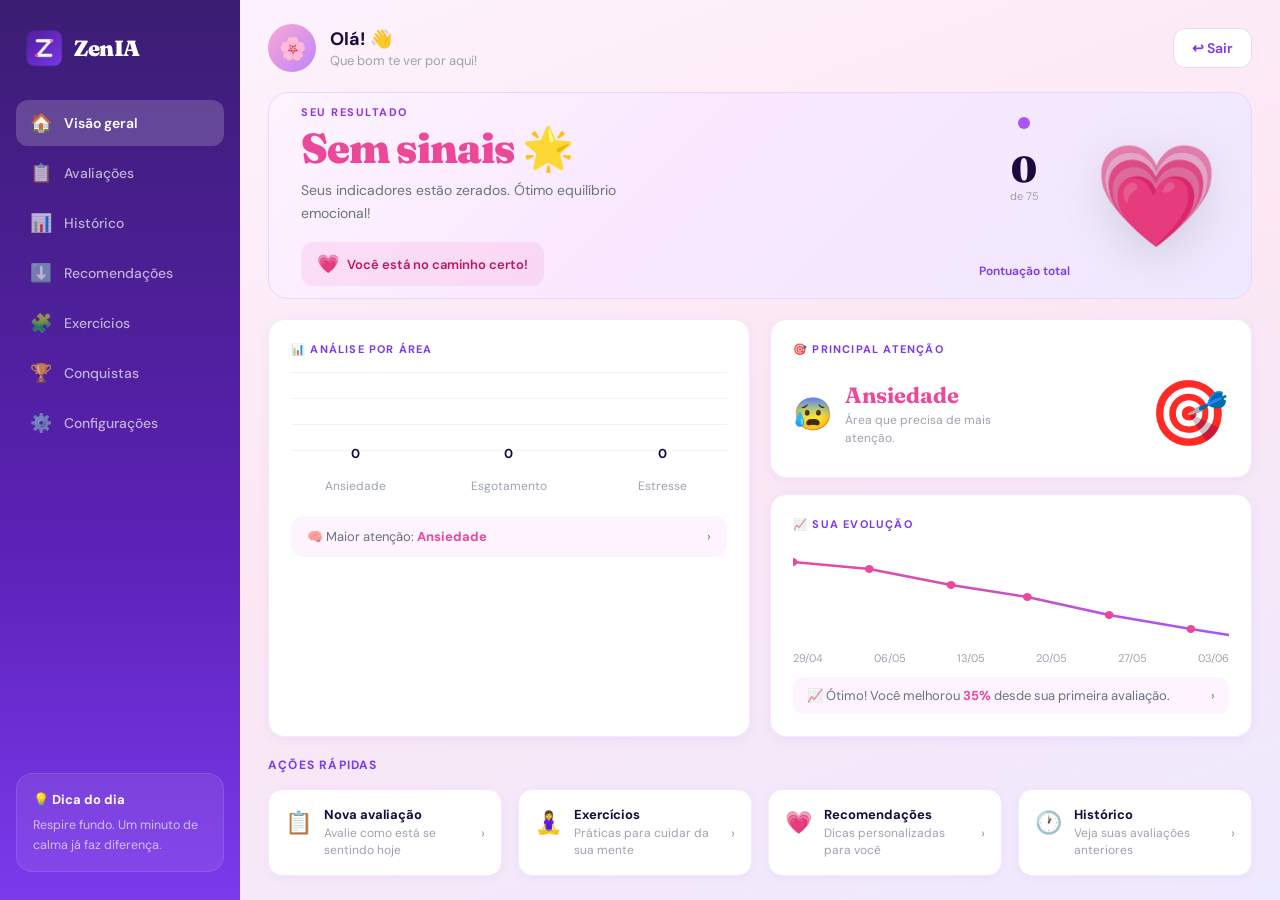
<file: index.html>
<!DOCTYPE html>
<html lang="pt-BR">
<head>
<meta charset="UTF-8">
<meta name="viewport" content="width=device-width, initial-scale=1.0">
<title>ZenIA – Dashboard</title>
<link rel="manifest" href="/manifest.json">
<meta name="theme-color" content="#7c3aed">
<meta name="mobile-web-app-capable" content="yes">
<meta name="apple-mobile-web-app-capable" content="yes">
<meta name="apple-mobile-web-app-status-bar-style" content="default">
<meta name="apple-mobile-web-app-title" content="ZenIA">
<script>if('serviceWorker' in navigator){navigator.serviceWorker.register('/sw.js');}</script>
<link href="https://fonts.googleapis.com/css2?family=Fraunces:ital,wght@0,400;0,700;0,900;1,400;1,700&family=DM+Sans:wght@300;400;500;600;700&display=swap" rel="stylesheet">
<style>
*,*::before,*::after{box-sizing:border-box;margin:0;padding:0}
html,body{height:100%;font-family:'DM Sans',sans-serif;overflow:hidden}
.dash{display:none;width:100%;height:100vh}
.dash.active{display:flex}
.layout{display:flex;width:100%;height:100vh;overflow:hidden}
.sidebar{width:240px;flex-shrink:0;display:flex;flex-direction:column;padding:28px 16px;position:relative;overflow:hidden}
.sb-logo{display:flex;align-items:center;gap:10px;padding:0 8px;margin-bottom:32px}
.sb-logo-icon{width:40px;height:40px;border-radius:12px;display:grid;place-items:center;font-size:22px}
.sb-logo-name{font-family:'Fraunces',serif;font-weight:900;font-size:22px;letter-spacing:-.5px}
.sb-nav{display:flex;flex-direction:column;gap:4px;flex:1}
.sb-item{display:flex;align-items:center;gap:12px;padding:11px 14px;border-radius:12px;font-size:14px;font-weight:500;cursor:pointer;transition:background .2s,color .2s;text-decoration:none}
.sb-item span{font-size:18px}
.sb-tip{border-radius:16px;padding:16px;margin-top:16px;font-size:13px;line-height:1.6}
.sb-tip strong{display:block;font-size:13px;font-weight:700;margin-bottom:4px}
.main{flex:1;overflow-y:auto;padding:24px 28px;display:flex;flex-direction:column;gap:20px}
.topbar{display:flex;align-items:center;justify-content:space-between}
.topbar-user{display:flex;align-items:center;gap:14px}
.topbar-avatar{width:48px;height:48px;border-radius:50%;display:grid;place-items:center;font-size:22px}
.topbar-name{font-size:18px;font-weight:700}
.topbar-sub{font-size:13px;margin-top:1px}
.btn-sair{display:flex;align-items:center;gap:8px;padding:10px 18px;border-radius:12px;border:none;font-family:'DM Sans',sans-serif;font-size:14px;font-weight:600;cursor:pointer;transition:opacity .2s}
.btn-sair:hover{opacity:.8}
.result-card{border-radius:20px;padding:28px 32px;display:flex;align-items:center;justify-content:space-between;position:relative;overflow:hidden;min-height:200px}
.result-left{flex:1}
.result-tag{font-size:11px;font-weight:700;letter-spacing:1.5px;text-transform:uppercase;margin-bottom:8px}
.result-title{font-family:'Fraunces',serif;font-size:42px;font-weight:900;letter-spacing:-1px;line-height:1}
.result-desc{font-size:14px;margin-top:10px;line-height:1.6;max-width:320px}
.result-badge{display:inline-flex;align-items:center;gap:8px;margin-top:18px;padding:10px 16px;border-radius:12px;font-size:13px;font-weight:600}
.result-badge span{font-size:18px}
.result-center{display:flex;flex-direction:column;align-items:center;gap:10px}
.donut-wrap{position:relative;width:140px;height:140px}
.donut-wrap svg{transform:rotate(-90deg)}
.donut-bg{fill:none;stroke-width:12}
.donut-fill{fill:none;stroke-width:12;stroke-linecap:round;transition:stroke-dasharray 1s ease}
.donut-text{position:absolute;inset:0;display:flex;flex-direction:column;align-items:center;justify-content:center}
.donut-num{font-family:'Fraunces',serif;font-size:36px;font-weight:900;line-height:1}
.donut-sub{font-size:11px;margin-top:2px}
.result-badge2{padding:6px 16px;border-radius:20px;font-size:12px;font-weight:600}
.result-art{font-size:100px;filter:drop-shadow(0 8px 24px rgba(0,0,0,.15))}
.grid2{display:grid;grid-template-columns:1fr 1fr;gap:20px}
.grid4{display:grid;grid-template-columns:repeat(4,1fr);gap:16px}
.card{border-radius:16px;padding:22px}
.card-title{font-size:11px;font-weight:700;letter-spacing:1.2px;text-transform:uppercase;margin-bottom:16px;display:flex;align-items:center;gap:8px}
.bar-chart{display:flex;align-items:flex-end;gap:24px;height:130px;padding-bottom:8px;position:relative}
.bar-chart::before{content:'';position:absolute;left:0;right:0;top:0;bottom:28px;background:repeating-linear-gradient(to bottom,rgba(128,128,128,.1) 0px,rgba(128,128,128,.1) 1px,transparent 1px,transparent 26px)}
.bar-col{display:flex;flex-direction:column;align-items:center;gap:6px;flex:1}
.bar-val{font-size:13px;font-weight:700}
.bar{width:100%;border-radius:8px 8px 0 0;transition:height .8s ease}
.bar-label{font-size:12px;margin-top:4px}
.chart-note{display:flex;align-items:center;justify-content:space-between;margin-top:14px;padding:12px 16px;border-radius:12px;font-size:13px;cursor:pointer}
.chart-note strong{font-weight:700}
.attention-inner{display:flex;align-items:center;justify-content:space-between}
.attention-left{display:flex;align-items:center;gap:12px}
.attention-emoji{font-size:32px}
.attention-name{font-family:'Fraunces',serif;font-size:22px;font-weight:700}
.attention-sub{font-size:12px;margin-top:2px;max-width:160px;line-height:1.5}
.attention-art{font-size:64px}
.line-chart-wrap{position:relative;height:100px;margin-top:8px}
.line-chart-wrap svg{width:100%;height:100%}
.evolution-note{display:flex;align-items:center;justify-content:space-between;margin-top:12px;padding:10px 14px;border-radius:10px;font-size:13px;cursor:pointer}
.evo-pct{font-weight:700}
.qa-item{border-radius:14px;padding:16px;display:flex;align-items:flex-start;gap:12px;cursor:pointer;transition:transform .2s}
.qa-item:hover{transform:translateY(-2px)}
.qa-icon{font-size:22px;margin-top:2px}
.qa-title{font-size:13px;font-weight:700}
.qa-sub{font-size:12px;margin-top:2px;line-height:1.4}
.qa-chevron{margin-left:auto;font-size:14px;opacity:.4;align-self:center}
.section-label{font-size:12px;font-weight:700;letter-spacing:1.2px;text-transform:uppercase;margin-bottom:-4px}

/* FEMININO */
#fem{background:linear-gradient(160deg,#fdf4ff 0%,#fce7f3 50%,#ede9fe 100%)}
#fem .sidebar{background:linear-gradient(180deg,#3b1d72 0%,#5b21b6 60%,#7c3aed 100%)}
#fem .sb-logo-icon{background:linear-gradient(135deg,#f472b6,#a855f7)}
#fem .sb-logo-name{color:white}
#fem .sb-item{color:rgba(255,255,255,.65)}
#fem .sb-item:hover{background:rgba(255,255,255,.1);color:white}
#fem .sb-item.active{background:rgba(255,255,255,.18);color:white;font-weight:600}
#fem .sb-tip{background:rgba(255,255,255,.08);border:1px solid rgba(255,255,255,.1)}
#fem .sb-tip strong{color:white}
#fem .sb-tip p{color:rgba(255,255,255,.65);font-size:12.5px}
#fem .topbar-avatar{background:linear-gradient(135deg,#f9a8d4,#c084fc)}
#fem .topbar-name{color:#1a0a3d}
#fem .topbar-sub{color:#9ca3af}
#fem .btn-sair{background:white;color:#7c3aed;border:1.5px solid #e9d5ff}
#fem .result-card{background:linear-gradient(135deg,#fdf4ff 0%,#fae8ff 40%,#ede9fe 100%);border:1px solid #e9d5ff}
#fem .result-tag{color:#9333ea}
#fem .result-title{color:#ec4899}
#fem .result-desc{color:#6b7280}
#fem .result-badge{background:rgba(236,72,153,.1);color:#be185d}
#fem .donut-bg{stroke:#f3e8ff}
#fem .donut-fill{stroke:url(#fem-grad)}
#fem .donut-num{color:#1a0a3d}
#fem .donut-sub{color:#9ca3af}
#fem .result-badge2{background:#f3e8ff;color:#7c3aed}
#fem .card{background:white;box-shadow:0 2px 12px rgba(139,92,246,.08);border:1px solid #f3e8ff}
#fem .card-title{color:#7c3aed}
#fem .bar-val{color:#1a0a3d}
#fem .bar-label{color:#9ca3af}
#fem .chart-note{background:#fdf4ff;color:#6b7280}
#fem .chart-note strong{color:#ec4899}
#fem .attention-name{color:#ec4899}
#fem .attention-sub{color:#9ca3af}
#fem .evolution-note{background:#fdf4ff;color:#6b7280}
#fem .evo-pct{color:#ec4899}
#fem .qa-item{background:white;border:1px solid #f3e8ff;box-shadow:0 2px 8px rgba(139,92,246,.06)}
#fem .qa-title{color:#1a0a3d}
#fem .qa-sub{color:#9ca3af}
#fem .section-label{color:#7c3aed}

/* MASCULINO */
#masc{background:#070b14}
#masc .sidebar{background:#0d1220;border-right:1px solid rgba(255,255,255,.06)}
#masc .sb-logo-icon{background:linear-gradient(135deg,#6366f1,#8b5cf6)}
#masc .sb-logo-name{color:white}
#masc .sb-item{color:rgba(255,255,255,.45)}
#masc .sb-item:hover{background:rgba(255,255,255,.06);color:rgba(255,255,255,.85)}
#masc .sb-item.active{background:rgba(99,102,241,.2);color:#a5b4fc;font-weight:600;border:1px solid rgba(99,102,241,.3)}
#masc .sb-tip{background:rgba(99,102,241,.1);border:1px solid rgba(99,102,241,.2)}
#masc .sb-tip strong{color:#a5b4fc}
#masc .sb-tip p{color:rgba(255,255,255,.45);font-size:12.5px}
#masc .topbar-avatar{background:linear-gradient(135deg,#4f46e5,#7c3aed)}
#masc .topbar-name{color:white}
#masc .topbar-sub{color:rgba(255,255,255,.4)}
#masc .btn-sair{background:rgba(255,255,255,.06);color:rgba(255,255,255,.7);border:1px solid rgba(255,255,255,.1)}
#masc .result-card{background:linear-gradient(135deg,#0f172a,#1e1b4b);border:1px solid rgba(99,102,241,.2)}
#masc .result-tag{color:#818cf8}
#masc .result-title{color:white}
#masc .result-desc{color:rgba(255,255,255,.55)}
#masc .result-badge{background:rgba(99,102,241,.15);color:#a5b4fc;border:1px solid rgba(99,102,241,.2)}
#masc .donut-bg{stroke:rgba(255,255,255,.08)}
#masc .donut-fill{stroke:url(#masc-grad)}
#masc .donut-num{color:white}
#masc .donut-sub{color:rgba(255,255,255,.4)}
#masc .result-badge2{background:rgba(99,102,241,.2);color:#a5b4fc}
#masc .card{background:#0d1220;border:1px solid rgba(255,255,255,.07)}
#masc .card-title{color:#818cf8}
#masc .bar-val{color:white}
#masc .bar-label{color:rgba(255,255,255,.35)}
#masc .chart-note{background:rgba(99,102,241,.08);color:rgba(255,255,255,.5)}
#masc .chart-note strong{color:#a78bfa}
#masc .attention-name{color:#a78bfa}
#masc .attention-sub{color:rgba(255,255,255,.4)}
#masc .evolution-note{background:rgba(99,102,241,.08);color:rgba(255,255,255,.5)}
#masc .evo-pct{color:#34d399}
#masc .qa-item{background:#0d1220;border:1px solid rgba(255,255,255,.07)}
#masc .qa-title{color:white}
#masc .qa-sub{color:rgba(255,255,255,.35)}
#masc .section-label{color:#818cf8}

/* NEUTRO */
#neutro{background:#f8f7ff}
#neutro .sidebar{background:white;border-right:1px solid #ede9fe}
#neutro .sb-logo-icon{background:linear-gradient(135deg,#a78bfa,#7c3aed)}
#neutro .sb-logo-name{color:#1a0a3d}
#neutro .sb-item{color:#6b7280}
#neutro .sb-item:hover{background:#f5f3ff;color:#7c3aed}
#neutro .sb-item.active{background:#ede9fe;color:#7c3aed;font-weight:600}
#neutro .sb-tip{background:linear-gradient(135deg,#ede9fe,#fce7f3)}
#neutro .sb-tip strong{color:#1a0a3d}
#neutro .sb-tip p{color:#6b7280;font-size:12.5px}
#neutro .topbar-avatar{background:linear-gradient(135deg,#c4b5fd,#a78bfa)}
#neutro .topbar-name{color:#1a0a3d}
#neutro .topbar-sub{color:#9ca3af}
#neutro .btn-sair{background:white;color:#7c3aed;border:1.5px solid #ede9fe}
#neutro .result-card{background:linear-gradient(135deg,#faf5ff 0%,#ede9fe 60%,#f5f3ff 100%);border:1px solid #ddd6fe}
#neutro .result-tag{color:#7c3aed}
#neutro .result-title{color:#4c1d95}
#neutro .result-desc{color:#6b7280}
#neutro .result-badge{background:rgba(167,139,250,.15);color:#5b21b6}
#neutro .donut-bg{stroke:#ede9fe}
#neutro .donut-fill{stroke:url(#neutro-grad)}
#neutro .donut-num{color:#1a0a3d}
#neutro .donut-sub{color:#9ca3af}
#neutro .result-badge2{background:#ede9fe;color:#7c3aed}
#neutro .card{background:white;box-shadow:0 2px 12px rgba(124,58,237,.06);border:1px solid #ede9fe}
#neutro .card-title{color:#7c3aed}
#neutro .bar-val{color:#1a0a3d}
#neutro .bar-label{color:#9ca3af}
#neutro .chart-note{background:#faf5ff;color:#6b7280}
#neutro .chart-note strong{color:#7c3aed}
#neutro .attention-name{color:#7c3aed}
#neutro .attention-sub{color:#9ca3af}
#neutro .evolution-note{background:#faf5ff;color:#6b7280}
#neutro .evo-pct{color:#059669}
#neutro .qa-item{background:white;border:1px solid #ede9fe;box-shadow:0 2px 8px rgba(124,58,237,.05)}
#neutro .qa-title{color:#1a0a3d}
#neutro .qa-sub{color:#9ca3af}
#neutro .section-label{color:#7c3aed}

/* PAINÉIS EXTRAS */
.tab-panel{display:none;flex-direction:column;gap:20px;animation:fadeIn .3s ease both}
.tab-panel.visible,.rec-panel.visible{display:flex}
.rec-panel{display:none;flex-direction:column;gap:20px}
@keyframes fadeIn{from{opacity:0;transform:translateY(10px)}to{opacity:1;transform:translateY(0)}}
.tab-title{font-family:'Fraunces',serif;font-size:22px;font-weight:900;margin-bottom:4px}
.tab-sub{font-size:13px;color:#9ca3af}

/* RECOMENDAÇÕES */
.rec-section-title{font-size:11px;font-weight:700;letter-spacing:1.2px;text-transform:uppercase;margin-bottom:12px}
.rec-cards{display:flex;flex-direction:column;gap:12px}
.rec-card{border-radius:16px;padding:18px 20px;border:1px solid #ede9fe;background:white}
.rec-card-head{display:flex;align-items:center;gap:10px;margin-bottom:6px}
.rec-card-icon{font-size:22px}
.rec-card-title{font-size:15px;font-weight:700;color:#1a0a3d}
.rec-card-desc{font-size:13px;line-height:1.65;margin-bottom:6px;color:#4b5563}
.rec-card-source{font-size:11px;font-style:italic;color:#9ca3af}
.rec-priority{display:inline-block;font-size:10px;font-weight:700;letter-spacing:.6px;padding:2px 8px;border-radius:99px;margin-bottom:8px;background:#fce7f3;color:#be185d}
#masc .rec-card{background:#161f35;border-color:rgba(129,140,248,.25)}
#masc .rec-card-title{color:#e0e7ff}
#masc .rec-card-desc{color:#94a3b8}
#masc .rec-card-source{color:#6366f1}
#masc .rec-priority{background:rgba(99,102,241,.25);color:#a5b4fc}
#masc .rec-section-title{color:#818cf8}
#masc .tab-title{color:#e0e7ff}
#neutro .rec-card-source{color:#a78bfa}
#neutro .rec-priority{background:#ede9fe;color:#5b21b6}

/* HISTÓRICO */
.hist-card{border-radius:16px;padding:20px 24px;display:flex;align-items:center;gap:16px;background:white;border:1px solid #ede9fe}
.hist-icon{font-size:36px;flex-shrink:0}
.hist-date{font-size:11px;font-weight:600;letter-spacing:.8px;text-transform:uppercase;margin-bottom:4px;color:#7c3aed}
.hist-title{font-size:18px;font-weight:700;margin-bottom:8px;color:#1a0a3d}
.hist-bars{display:flex;flex-direction:column;gap:6px;flex:1}
.hist-bar-row{display:flex;align-items:center;gap:8px}
.hist-bar-label{font-size:11px;width:90px;flex-shrink:0;color:#9ca3af}
.hist-bar-track{flex:1;height:6px;border-radius:99px;background:#ede9fe;overflow:hidden}
.hist-bar-fill{height:100%;border-radius:99px}
.hist-bar-val{font-size:11px;font-weight:700;width:32px;text-align:right;flex-shrink:0;color:#7c3aed}
.hist-empty{text-align:center;padding:48px 24px;border-radius:20px;background:white;border:1px solid #ede9fe}
.hist-empty-icon{font-size:48px;margin-bottom:12px}
.hist-empty-title{font-size:16px;font-weight:700;margin-bottom:6px;color:#1a0a3d}
.hist-empty-sub{font-size:13px;color:#9ca3af;margin-bottom:20px}
#masc .hist-card,#masc .hist-empty{background:#0d1220;border-color:rgba(255,255,255,.07)}
#masc .hist-date{color:#818cf8}
#masc .hist-title{color:#e0e7ff}
#masc .hist-bar-label{color:rgba(255,255,255,.4)}
#masc .hist-bar-val{color:#818cf8}
#masc .hist-bar-track{background:rgba(255,255,255,.08)}
#masc .hist-empty-title{color:#e0e7ff}

/* EXERCÍCIOS */
.ex-grid{display:grid;grid-template-columns:1fr 1fr;gap:16px}
.ex-card{border-radius:20px;padding:24px;cursor:pointer;transition:transform .2s;text-align:center;background:white;border:1.5px solid #ede9fe}
.ex-card:hover{transform:translateY(-3px);box-shadow:0 8px 24px rgba(124,58,237,.12)}
.ex-icon{font-size:40px;margin-bottom:10px}
.ex-title{font-size:15px;font-weight:700;margin-bottom:4px;color:#1a0a3d}
.ex-sub{font-size:12px;line-height:1.5;margin-bottom:6px;color:#9ca3af}
.ex-source{font-size:10px;font-style:italic;color:#a78bfa;margin-bottom:10px}
.ex-btn{display:inline-block;padding:8px 18px;border-radius:10px;font-size:12px;font-weight:700;border:none;cursor:pointer;background:#ede9fe;color:#5b21b6}
#masc .ex-card{background:#0d1220;border-color:rgba(255,255,255,.07)}
#masc .ex-title{color:#e0e7ff}
#masc .ex-sub{color:rgba(255,255,255,.4)}
#masc .ex-source{color:#6366f1}
#masc .ex-btn{background:rgba(99,102,241,.2);color:#a5b4fc}

/* CONQUISTAS */
.conq-grid{display:grid;grid-template-columns:repeat(3,1fr);gap:14px}
.conq-card{border-radius:16px;padding:20px;text-align:center;background:white;border:1.5px solid #ede9fe}
.conq-icon{font-size:36px;margin-bottom:8px}
.conq-title{font-size:13px;font-weight:700;margin-bottom:4px;color:#1a0a3d}
.conq-sub{font-size:11px;line-height:1.4;color:#9ca3af}
.conq-card.locked{opacity:.4;filter:grayscale(1)}
.conq-badge{display:inline-block;font-size:10px;font-weight:700;padding:2px 8px;border-radius:99px;margin-top:6px;background:#ede9fe;color:#5b21b6}
#masc .conq-card{background:#0d1220;border-color:rgba(255,255,255,.07)}
#masc .conq-title{color:#e0e7ff}
#masc .conq-sub{color:rgba(255,255,255,.4)}
#masc .conq-badge{background:rgba(99,102,241,.2);color:#a5b4fc}

/* CONFIGURAÇÕES */
.cfg-section{border-radius:16px;padding:22px;background:white;border:1px solid #ede9fe}
.cfg-title{font-size:13px;font-weight:700;letter-spacing:.8px;text-transform:uppercase;margin-bottom:16px;color:#7c3aed}
.cfg-field{margin-bottom:14px}
.cfg-label{font-size:12px;font-weight:600;margin-bottom:6px;display:block;color:#1a0a3d}
.cfg-input{width:100%;padding:11px 14px;border-radius:12px;border:1.5px solid #ede9fe;background:#f8f7ff;font-family:'DM Sans',sans-serif;font-size:14px;outline:none;color:#1a0a3d}
.cfg-input:focus{border-color:#7c3aed}
.cfg-btn{padding:11px 24px;border-radius:12px;border:none;font-family:'DM Sans',sans-serif;font-size:14px;font-weight:600;cursor:pointer;transition:opacity .2s;margin-right:8px}
.cfg-btn:hover{opacity:.85}
.cfg-btn-primary{background:linear-gradient(135deg,#a78bfa,#7c3aed);color:white}
.cfg-btn-danger{background:#fee2e2;color:#dc2626}
#masc .cfg-section{background:#0d1220;border-color:rgba(255,255,255,.07)}
#masc .cfg-title{color:#818cf8}
#masc .cfg-label{color:#e0e7ff}
#masc .cfg-input{background:#161f35;border-color:rgba(255,255,255,.1);color:white}

@media(max-width:768px){
  .layout{flex-direction:column}
  .sidebar{
    width:100%;height:auto;
    flex-direction:row;
    padding:0;
    position:fixed;bottom:0;left:0;right:0;
    z-index:200;
    border-top:1px solid rgba(255,255,255,.1);
    overflow:visible;
  }
  .sb-logo{display:none}
  .sb-tip{display:none}
  .sb-nav{
    flex-direction:row;
    justify-content:space-around;
    padding:8px 4px 12px;
    gap:0;
    flex:1;
  }
  .sb-item{
    flex-direction:column;
    align-items:center;
    gap:2px;
    padding:6px 2px;
    font-size:9px;
    border-radius:10px;
    flex:1;
    text-align:center;
    min-width:0;
  }
  .sb-item span{font-size:20px}
  .main{
    padding:16px 12px 160px;
    gap:14px;
    height:100vh;
    overflow-y:auto;
  }
  .topbar{flex-wrap:wrap;gap:8px}
  .topbar-name{font-size:15px}
  .topbar-avatar{width:38px;height:38px;font-size:18px}
  .btn-sair{padding:7px 12px;font-size:12px}
  .result-card{flex-direction:column;padding:20px;gap:16px;min-height:auto}
  .result-title{font-size:28px}
  .result-art{display:none}
  .result-center{flex-direction:row;gap:16px;align-items:center}
  .grid2{grid-template-columns:1fr}
  .grid4{grid-template-columns:1fr 1fr}
  .qa-item{padding:12px}
  .qa-title{font-size:12px}
  .qa-sub{font-size:11px}
  .bar-chart{height:100px;gap:12px}
  .donut-wrap{width:100px;height:100px}
  .donut-num{font-size:26px}
  .ex-grid{grid-template-columns:1fr}
  .conq-grid{grid-template-columns:1fr 1fr}
  .rec-cards{gap:8px}
  .rec-card{padding:14px}
  .tab-title{font-size:18px}
  .hist-card{flex-direction:column;gap:12px}
}
@media(max-width:380px){
  .sb-item{font-size:9px}
  .sb-item span{font-size:19px}
  .grid4{grid-template-columns:1fr 1fr}
}
</style>
</head>
<body>

<!-- ══ FEMININO ══ -->
<div id="fem" class="dash">
  <div class="layout">
    <aside class="sidebar">
      <div class="sb-logo"><img src="icon-192.png" width="40" height="40" alt="ZenIA" style="border-radius:12px"><span class="sb-logo-name">ZenIA</span></div>
      <nav class="sb-nav">
        <a class="sb-item active" href="#"><span>🏠</span> Visão geral</a>
        <a class="sb-item" href="#"><span>📋</span> Avaliações</a>
        <a class="sb-item" href="#"><span>📊</span> Histórico</a>
        <a class="sb-item" href="#"><span>⬇️</span> Recomendações</a>
        <a class="sb-item" href="#"><span>🧩</span> Exercícios</a>
        <a class="sb-item" href="#"><span>🏆</span> Conquistas</a>
        <a class="sb-item" href="#"><span>⚙️</span> Configurações</a>
      </nav>
      <div class="sb-tip"><strong>💡 Dica do dia</strong><p>Respire fundo. Um minuto de calma já faz diferença.</p></div>
    </aside>
    <main class="main">
      <div class="topbar">
        <div class="topbar-user"><div class="topbar-avatar">🌸</div><div><div class="topbar-name" id="fem-nome">Olá! 👋</div><div class="topbar-sub">Que bom te ver por aqui!</div></div></div>
        <button class="btn-sair" onclick="sairConta()">↩ Sair</button>
      </div>
      <div class="result-card">
        <div class="result-left">
          <div class="result-tag">SEU RESULTADO</div>
          <div class="result-title" id="fem-result-title">Equilibrado ✨</div>
          <div class="result-desc" id="fem-result-desc">Você demonstra um bom equilíbrio emocional.</div>
          <div class="result-badge"><span>💗</span> Você está no caminho certo!</div>
        </div>
        <div class="result-center">
          <div class="donut-wrap">
            <svg viewBox="0 0 140 140" width="140" height="140">
              <defs><linearGradient id="fem-grad" x1="0%" y1="0%" x2="100%" y2="0%"><stop offset="0%" stop-color="#ec4899"/><stop offset="100%" stop-color="#a855f7"/></linearGradient></defs>
              <circle class="donut-bg" cx="70" cy="70" r="54"/>
              <circle class="donut-fill" id="fem-donut" cx="70" cy="70" r="54" stroke-dasharray="0 339.3"/>
            </svg>
            <div class="donut-text"><div class="donut-num" id="fem-donut-num">0</div><div class="donut-sub">de 75</div></div>
          </div>
          <div class="result-badge2">Pontuação total</div>
        </div>
        <div class="result-art">💗</div>
      </div>
      <div class="grid2">
        <div class="card">
          <div class="card-title">📊 ANÁLISE POR ÁREA</div>
          <div class="bar-chart">
            <div class="bar-col"><div class="bar-val" id="fem-v-ans">0</div><div class="bar" id="fem-b-ans" style="height:4%;background:linear-gradient(180deg,#f472b6,#ec4899)"></div><div class="bar-label">Ansiedade</div></div>
            <div class="bar-col"><div class="bar-val" id="fem-v-esg">0</div><div class="bar" id="fem-b-esg" style="height:4%;background:linear-gradient(180deg,#e879f9,#c026d3)"></div><div class="bar-label">Esgotamento</div></div>
            <div class="bar-col"><div class="bar-val" id="fem-v-est">0</div><div class="bar" id="fem-b-est" style="height:4%;background:linear-gradient(180deg,#c084fc,#a855f7)"></div><div class="bar-label">Estresse</div></div>
          </div>
          <div class="chart-note"><span>🧠 Maior atenção: <strong id="fem-top">—</strong></span><span>›</span></div>
        </div>
        <div style="display:flex;flex-direction:column;gap:16px">
          <div class="card">
            <div class="card-title">🎯 PRINCIPAL ATENÇÃO</div>
            <div class="attention-inner">
              <div class="attention-left"><div class="attention-emoji">😰</div><div><div class="attention-name" id="fem-attn">—</div><div class="attention-sub">Área que precisa de mais atenção.</div></div></div>
              <div class="attention-art">🎯</div>
            </div>
          </div>
          <div class="card">
            <div class="card-title">📈 SUA EVOLUÇÃO</div>
            <div class="line-chart-wrap"><svg viewBox="0 0 400 100" preserveAspectRatio="none"><defs><linearGradient id="fem-line" x1="0%" y1="0%" x2="100%" y2="0%"><stop offset="0%" stop-color="#ec4899"/><stop offset="100%" stop-color="#a855f7"/></linearGradient></defs><polyline points="0,15 70,22 145,38 215,50 290,68 365,82 400,88" fill="none" stroke="url(#fem-line)" stroke-width="2.5" stroke-linecap="round"/><circle cx="0" cy="15" r="4" fill="#ec4899"/><circle cx="70" cy="22" r="4" fill="#ec4899"/><circle cx="145" cy="38" r="4" fill="#ec4899"/><circle cx="215" cy="50" r="4" fill="#ec4899"/><circle cx="290" cy="68" r="4" fill="#ec4899"/><circle cx="365" cy="82" r="4" fill="#ec4899"/></svg></div>
            <div style="display:flex;justify-content:space-between;font-size:11px;color:#9ca3af;margin-top:4px"><span>29/04</span><span>06/05</span><span>13/05</span><span>20/05</span><span>27/05</span><span>03/06</span></div>
            <div class="evolution-note"><span>📈 Ótimo! Você melhorou <span class="evo-pct">35%</span> desde sua primeira avaliação.</span><span>›</span></div>
          </div>
        </div>
      </div>
      <div class="section-label">AÇÕES RÁPIDAS</div>
      <div class="grid4">
        <div class="qa-item" onclick="location.href='quiz.html'"><div class="qa-icon">📋</div><div><div class="qa-title">Nova avaliação</div><div class="qa-sub">Avalie como está se sentindo hoje</div></div><span class="qa-chevron">›</span></div>
        <div class="qa-item" onclick="navTo('Exercícios','fem')"><div class="qa-icon">🧘‍♀️</div><div><div class="qa-title">Exercícios</div><div class="qa-sub">Práticas para cuidar da sua mente</div></div><span class="qa-chevron">›</span></div>
        <div class="qa-item" onclick="navTo('Recomendações','fem')"><div class="qa-icon">💗</div><div><div class="qa-title">Recomendações</div><div class="qa-sub">Dicas personalizadas para você</div></div><span class="qa-chevron">›</span></div>
        <div class="qa-item" onclick="navTo('Histórico','fem')"><div class="qa-icon">🕐</div><div><div class="qa-title">Histórico</div><div class="qa-sub">Veja suas avaliações anteriores</div></div><span class="qa-chevron">›</span></div>
      </div>
    </main>
  </div>
</div>

<!-- ══ MASCULINO ══ -->
<div id="masc" class="dash">
  <div class="layout">
    <aside class="sidebar">
      <div class="sb-logo"><img src="icon-192.png" width="40" height="40" alt="ZenIA" style="border-radius:12px"><span class="sb-logo-name">ZenIA</span></div>
      <nav class="sb-nav">
        <a class="sb-item active" href="#"><span>🏠</span> Visão geral</a>
        <a class="sb-item" href="#"><span>📋</span> Avaliações</a>
        <a class="sb-item" href="#"><span>📊</span> Histórico</a>
        <a class="sb-item" href="#"><span>⬇️</span> Recomendações</a>
        <a class="sb-item" href="#"><span>🧩</span> Exercícios</a>
        <a class="sb-item" href="#"><span>🏆</span> Conquistas</a>
        <a class="sb-item" href="#"><span>⚙️</span> Configurações</a>
      </nav>
      <div class="sb-tip"><strong>🌬 Respiro do dia</strong><p>Respire fundo. Você está fazendo o seu melhor.</p></div>
    </aside>
    <main class="main">
      <div class="topbar">
        <div class="topbar-user"><div class="topbar-avatar">👤</div><div><div class="topbar-name" id="masc-nome">Olá! 👋</div><div class="topbar-sub">Que bom te ver por aqui!</div></div></div>
        <button class="btn-sair" onclick="sairConta()">↩ Sair</button>
      </div>
      <div class="result-card">
        <div class="result-left">
          <div class="result-tag">SEU RESULTADO</div>
          <div class="result-title" id="masc-result-title">Equilibrado 🛡️</div>
          <div class="result-desc" id="masc-result-desc">Você demonstra um bom equilíbrio emocional.</div>
          <div class="result-badge"><span>🎯</span> Continue assim!</div>
        </div>
        <div class="result-center">
          <div class="donut-wrap">
            <svg viewBox="0 0 140 140" width="140" height="140">
              <defs><linearGradient id="masc-grad" x1="0%" y1="0%" x2="100%" y2="0%"><stop offset="0%" stop-color="#6366f1"/><stop offset="100%" stop-color="#34d399"/></linearGradient></defs>
              <circle class="donut-bg" cx="70" cy="70" r="54"/>
              <circle class="donut-fill" id="masc-donut" cx="70" cy="70" r="54" stroke-dasharray="0 339.3"/>
            </svg>
            <div class="donut-text"><div class="donut-num" id="masc-donut-num">0</div><div class="donut-sub">de 75</div></div>
          </div>
          <div class="result-badge2">Pontuação total</div>
        </div>
        <div class="result-art">🧠</div>
      </div>
      <div class="grid2">
        <div class="card">
          <div class="card-title">📊 ANÁLISE POR ÁREA</div>
          <div class="bar-chart">
            <div class="bar-col"><div class="bar-val" id="masc-v-ans">0</div><div class="bar" id="masc-b-ans" style="height:4%;background:linear-gradient(180deg,#818cf8,#6366f1)"></div><div class="bar-label">Ansiedade</div></div>
            <div class="bar-col"><div class="bar-val" id="masc-v-esg">0</div><div class="bar" id="masc-b-esg" style="height:4%;background:linear-gradient(180deg,#60a5fa,#3b82f6)"></div><div class="bar-label">Esgotamento</div></div>
            <div class="bar-col"><div class="bar-val" id="masc-v-est">0</div><div class="bar" id="masc-b-est" style="height:4%;background:linear-gradient(180deg,#34d399,#059669)"></div><div class="bar-label">Estresse</div></div>
          </div>
          <div class="chart-note"><span>🧠 Maior atenção: <strong id="masc-top">—</strong></span><span>›</span></div>
        </div>
        <div style="display:flex;flex-direction:column;gap:16px">
          <div class="card">
            <div class="card-title">🎯 PRINCIPAL ATENÇÃO</div>
            <div class="attention-inner">
              <div class="attention-left"><div class="attention-emoji">😰</div><div><div class="attention-name" id="masc-attn">—</div><div class="attention-sub">Área que precisa de mais atenção.</div></div></div>
              <div class="attention-art">🎯</div>
            </div>
          </div>
          <div class="card">
            <div class="card-title">📈 SUA EVOLUÇÃO</div>
            <div class="line-chart-wrap"><svg viewBox="0 0 400 100" preserveAspectRatio="none"><defs><linearGradient id="masc-line" x1="0%" y1="0%" x2="100%" y2="0%"><stop offset="0%" stop-color="#818cf8"/><stop offset="100%" stop-color="#a78bfa"/></linearGradient></defs><polyline points="0,15 70,22 145,38 215,50 290,68 365,82 400,88" fill="none" stroke="url(#masc-line)" stroke-width="2.5" stroke-linecap="round"/><circle cx="0" cy="15" r="4" fill="#818cf8"/><circle cx="70" cy="22" r="4" fill="#818cf8"/><circle cx="145" cy="38" r="4" fill="#818cf8"/><circle cx="215" cy="50" r="4" fill="#818cf8"/><circle cx="290" cy="68" r="4" fill="#818cf8"/><circle cx="365" cy="82" r="4" fill="#818cf8"/></svg></div>
            <div style="display:flex;justify-content:space-between;font-size:11px;color:rgba(255,255,255,.3);margin-top:4px"><span>29/04</span><span>06/05</span><span>13/05</span><span>20/05</span><span>27/05</span><span>03/06</span></div>
            <div class="evolution-note"><span>📈 Ótimo! Você melhorou <span class="evo-pct">35%</span> desde sua primeira avaliação.</span><span>›</span></div>
          </div>
        </div>
      </div>
      <div class="section-label">AÇÕES RÁPIDAS</div>
      <div class="grid4">
        <div class="qa-item" onclick="location.href='quiz.html'"><div class="qa-icon">📋</div><div><div class="qa-title">Nova avaliação</div><div class="qa-sub">Avalie como está se sentindo hoje</div></div><span class="qa-chevron">›</span></div>
        <div class="qa-item" onclick="navTo('Exercícios','masc')"><div class="qa-icon">🧘</div><div><div class="qa-title">Exercícios</div><div class="qa-sub">Práticas para cuidar da sua mente</div></div><span class="qa-chevron">›</span></div>
        <div class="qa-item" onclick="navTo('Recomendações','masc')"><div class="qa-icon">💙</div><div><div class="qa-title">Recomendações</div><div class="qa-sub">Dicas personalizadas para você</div></div><span class="qa-chevron">›</span></div>
        <div class="qa-item" onclick="navTo('Histórico','masc')"><div class="qa-icon">🕐</div><div><div class="qa-title">Histórico</div><div class="qa-sub">Veja suas avaliações anteriores</div></div><span class="qa-chevron">›</span></div>
      </div>
    </main>
  </div>
</div>

<!-- ══ NEUTRO ══ -->
<div id="neutro" class="dash">
  <div class="layout">
    <aside class="sidebar">
      <div class="sb-logo"><img src="icon-192.png" width="40" height="40" alt="ZenIA" style="border-radius:12px"><span class="sb-logo-name">ZenIA</span></div>
      <nav class="sb-nav">
        <a class="sb-item active" href="#"><span>🏠</span> Visão geral</a>
        <a class="sb-item" href="#"><span>📋</span> Avaliações</a>
        <a class="sb-item" href="#"><span>📊</span> Histórico</a>
        <a class="sb-item" href="#"><span>⬇️</span> Recomendações</a>
        <a class="sb-item" href="#"><span>🧩</span> Exercícios</a>
        <a class="sb-item" href="#"><span>🏆</span> Conquistas</a>
        <a class="sb-item" href="#"><span>⚙️</span> Configurações</a>
      </nav>
      <div class="sb-tip"><strong>🌱 Respire. Você não está sozinho.</strong><p>Pequenas atitudes podem transformar seus dias.</p></div>
    </aside>
    <main class="main">
      <div class="topbar">
        <div class="topbar-user"><div class="topbar-avatar">🧘</div><div><div class="topbar-name" id="neutro-nome">Olá! 👋</div><div class="topbar-sub">Que bom te ver por aqui.</div></div></div>
        <button class="btn-sair" onclick="sairConta()">↩ Sair</button>
      </div>
      <div class="result-card">
        <div class="result-left">
          <div class="result-tag">SEU RESULTADO</div>
          <div class="result-title" id="neutro-result-title">Equilibrado</div>
          <div class="result-desc" id="neutro-result-desc">Você demonstra um bom equilíbrio emocional.</div>
          <div class="result-badge"><span>💜</span> Você está no caminho certo!</div>
        </div>
        <div class="result-center">
          <div class="donut-wrap">
            <svg viewBox="0 0 140 140" width="140" height="140">
              <defs><linearGradient id="neutro-grad" x1="0%" y1="0%" x2="100%" y2="0%"><stop offset="0%" stop-color="#a78bfa"/><stop offset="100%" stop-color="#7c3aed"/></linearGradient></defs>
              <circle class="donut-bg" cx="70" cy="70" r="54"/>
              <circle class="donut-fill" id="neutro-donut" cx="70" cy="70" r="54" stroke-dasharray="0 339.3"/>
            </svg>
            <div class="donut-text"><div class="donut-num" id="neutro-donut-num">0</div><div class="donut-sub">de 75</div></div>
          </div>
          <div class="result-badge2">Pontuação total</div>
        </div>
        <div class="result-art">🪨</div>
      </div>
      <div class="grid2">
        <div class="card">
          <div class="card-title">📊 ANÁLISE POR ÁREA</div>
          <div class="bar-chart">
            <div class="bar-col"><div class="bar-val" id="neutro-v-ans">0</div><div class="bar" id="neutro-b-ans" style="height:4%;background:linear-gradient(180deg,#c4b5fd,#a78bfa)"></div><div class="bar-label">Ansiedade</div></div>
            <div class="bar-col"><div class="bar-val" id="neutro-v-esg">0</div><div class="bar" id="neutro-b-esg" style="height:4%;background:linear-gradient(180deg,#a78bfa,#7c3aed)"></div><div class="bar-label">Esgotamento</div></div>
            <div class="bar-col"><div class="bar-val" id="neutro-v-est">0</div><div class="bar" id="neutro-b-est" style="height:4%;background:linear-gradient(180deg,#6ee7b7,#059669)"></div><div class="bar-label">Estresse</div></div>
          </div>
          <div class="chart-note"><span>💡 Maior atenção: <strong id="neutro-top">—</strong></span><span>›</span></div>
        </div>
        <div style="display:flex;flex-direction:column;gap:16px">
          <div class="card">
            <div class="card-title">🎯 PRINCIPAL ATENÇÃO</div>
            <div class="attention-inner">
              <div class="attention-left"><div class="attention-emoji">😰</div><div><div class="attention-name" id="neutro-attn">—</div><div class="attention-sub">Área que precisa de mais atenção.</div></div></div>
              <button style="padding:8px 16px;background:#ede9fe;color:#7c3aed;border:none;border-radius:10px;font-size:13px;font-weight:600;cursor:pointer">Entender mais</button>
            </div>
          </div>
          <div class="card">
            <div class="card-title">📈 SUA EVOLUÇÃO</div>
            <div class="line-chart-wrap"><svg viewBox="0 0 400 100" preserveAspectRatio="none"><defs><linearGradient id="neutro-line" x1="0%" y1="0%" x2="100%" y2="0%"><stop offset="0%" stop-color="#7c3aed"/><stop offset="100%" stop-color="#a78bfa"/></linearGradient></defs><polyline points="0,5 70,18 145,35 215,48 290,65 365,80 400,88" fill="none" stroke="url(#neutro-line)" stroke-width="2.5" stroke-linecap="round"/><circle cx="0" cy="5" r="4" fill="#7c3aed"/><circle cx="70" cy="18" r="4" fill="#7c3aed"/><circle cx="145" cy="35" r="4" fill="#7c3aed"/><circle cx="215" cy="48" r="4" fill="#7c3aed"/><circle cx="290" cy="65" r="4" fill="#7c3aed"/><circle cx="365" cy="80" r="4" fill="#7c3aed"/></svg></div>
            <div style="display:flex;justify-content:space-between;font-size:11px;color:#9ca3af;margin-top:4px"><span>29/04</span><span>06/05</span><span>13/05</span><span>20/05</span><span>27/05</span><span>03/06</span></div>
            <div class="evolution-note"><span>📈 Ótimo! Você melhorou <span class="evo-pct">35%</span> desde sua primeira avaliação.</span><span>›</span></div>
          </div>
        </div>
      </div>
      <div class="section-label">AÇÕES RÁPIDAS</div>
      <div class="grid4">
        <div class="qa-item" onclick="location.href='quiz.html'"><div class="qa-icon">📋</div><div><div class="qa-title">Nova avaliação</div><div class="qa-sub">Avalie como está se sentindo hoje</div></div><span class="qa-chevron">›</span></div>
        <div class="qa-item" onclick="navTo('Exercícios','neutro')"><div class="qa-icon">🧠</div><div><div class="qa-title">Exercícios</div><div class="qa-sub">Práticas para cuidar da sua mente</div></div><span class="qa-chevron">›</span></div>
        <div class="qa-item" onclick="navTo('Recomendações','neutro')"><div class="qa-icon">⭐</div><div><div class="qa-title">Recomendações</div><div class="qa-sub">Dicas personalizadas para você</div></div><span class="qa-chevron">›</span></div>
        <div class="qa-item" onclick="navTo('Histórico','neutro')"><div class="qa-icon">🕐</div><div><div class="qa-title">Histórico</div><div class="qa-sub">Veja suas avaliações anteriores</div></div><span class="qa-chevron">›</span></div>
      </div>
    </main>
  </div>
</div>

<script>
const REC_DATA = {
  ansiedade:[
    {icon:'🌬️',title:'Respiração 4-7-8',desc:'Inspire por 4s, segure por 7s, expire por 8s. Ativa o nervo vago e reduz o cortisol rapidamente.',source:'Dr. Andrew Weil · Harvard Medical School'},
    {icon:'🌱',title:'Técnica 5-4-3-2-1',desc:'Identifique 5 coisas que vê, 4 que toca, 3 que ouve, 2 que cheira, 1 que saboreia. Ancora a mente no presente.',source:'Terapia Cognitivo-Comportamental (TCC)'},
    {icon:'📓',title:'Diário de preocupações (15 min/dia)',desc:'Reserve 15 minutos fixos por dia para escrever suas preocupações. Reduz ansiedade em até 33%.',source:'Penn State Worry Questionnaire · Borkovec et al.'},
    {icon:'☕',title:'Reduza cafeína após 14h',desc:'A cafeína tem meia-vida de 5-6h e aumenta o cortisol, intensificando a ansiedade e prejudicando o sono.',source:'American Psychological Association (APA)'},
  ],
  esgotamento:[
    {icon:'💪',title:'Relaxamento Muscular Progressivo',desc:'Tensione cada grupo muscular por 5s e solte. Libera tensão física acumulada pelo estresse.',source:'Edmund Jacobson (1929) · Validado por centenas de estudos'},
    {icon:'🔁',title:'Técnica Pomodoro adaptada',desc:'25 minutos de foco + 5 minutos de pausa real (sem tela). Previne o esgotamento cognitivo.',source:'Ultradian Rhythm — Peretz Lavie'},
    {icon:'🚶',title:'Caminhada de 10 minutos',desc:'10 minutos de caminhada aumentam o BDNF, que regenera neurônios e melhora o humor.',source:'Harvard Medical School · Neurociência do Movimento'},
    {icon:'🌙',title:'Ritual de desconexão do trabalho',desc:'Defina um horário fixo para parar. Sem checar mensagens depois. Restaura a fronteira entre trabalho e descanso.',source:'Christina Maslach · Maslach Burnout Inventory'},
  ],
  estresse:[
    {icon:'🛑',title:'Técnica STOP',desc:'Stop, Take a breath, Observe, Proceed. Pausa consciente nos momentos de pico de estresse.',source:'MBSR · Jon Kabat-Zinn'},
    {icon:'☀️',title:'Exposição ao sol pela manhã',desc:'15-20 minutos de luz solar regulam o cortisol e a melatonina, reduzindo a sobrecarga ao longo do dia.',source:'Dr. Andrew Huberman · Stanford Neuroscience Lab'},
    {icon:'📋',title:'Lista de 3 prioridades diárias',desc:'Escolha apenas 3 tarefas mais importantes por dia. Reduz sobrecarga cognitiva.',source:'Cognitive Load Theory · Sweller (1988)'},
    {icon:'💬',title:'Contato social intencional (15 min)',desc:'15 minutos de conversa real reduz o cortisol. O contato humano ativa a oxitocina.',source:'UCLA Social Neuroscience Lab · Naomi Eisenberger'},
  ],
};

// GÊNERO
const g = localStorage.getItem('zenia_gender') || 'feminino';
const themeId = {feminino:'fem',masculino:'masc',neutro:'neutro'}[g] || 'fem';
const activeDash = document.getElementById(themeId) || document.getElementById('fem');
activeDash.classList.add('active');

// NOME
const nome = localStorage.getItem('zenia_user_nome') || '';
if (nome) {
  ['fem','masc','neutro'].forEach(t => {
    const el = document.getElementById(t + '-nome');
    if (el) el.textContent = 'Olá, ' + nome + '! 👋';
  });
}

// SCORES
const rawScores = localStorage.getItem('zenia_scores');
const scores = rawScores ? JSON.parse(rawScores) : {ansiedade:0,esgotamento:0,estresse:0};
const pcts = (() => { try { return JSON.parse(localStorage.getItem('zenia_pcts')) || {ans:0,esg:0,est:0}; } catch(e){ return {ans:0,esg:0,est:0}; }})();
const total = parseInt(localStorage.getItem('zenia_total') || '0');
const xpTotal = parseInt(localStorage.getItem('zenia_xp') || '0');
const quizStatus = localStorage.getItem('zenia_quiz_status') || 'nao_iniciado';
const quizData = localStorage.getItem('zenia_quiz_data') || '—';

function getResultLabel(t) {
  if (t === 0) return {label:'Sem sinais 🌟',desc:'Seus indicadores estão zerados. Ótimo equilíbrio emocional!'};
  if (t <= 30) return {label:'Equilibrado ✨',desc:'Você demonstra bom equilíbrio emocional. Continue cuidando de você!'};
  if (t <= 60) return {label:'Atenção moderada 🧐',desc:'Alguns pontos merecem cuidado. Veja as recomendações personalizadas.'};
  return {label:'Atenção elevada 💪',desc:'Seus resultados indicam sobrecarga. Considere falar com um profissional.'};
}

function getTopArea() {
  const s = scores;
  if (s.ansiedade >= s.esgotamento && s.ansiedade >= s.estresse) return 'Ansiedade';
  if (s.esgotamento >= s.ansiedade && s.esgotamento >= s.estresse) return 'Esgotamento';
  if (s.estresse > 0) return 'Estresse';
  return '—';
}

const result = getResultLabel(total);
const topArea = getTopArea();

// Atualiza dashboards
['fem','masc','neutro'].forEach(t => {
  const d = document.getElementById(t);
  if (!d) return;
  const titleEl = d.querySelector('.result-title');
  const descEl = d.querySelector('.result-desc');
  if (titleEl) titleEl.textContent = result.label;
  if (descEl) descEl.textContent = result.desc;
  const circ = 339.3;
  const frac = Math.min(total / 75, 1);
  const da = frac === 0 ? '0 339.3' : (frac * circ) + ' ' + circ;
  const donut = d.querySelector('.donut-fill');
  if (donut) donut.setAttribute('stroke-dasharray', da);
  const dnum = d.querySelector('.donut-num');
  if (dnum) dnum.textContent = total;
  const catVals = [scores.ansiedade, scores.esgotamento, scores.estresse];
  const keys = ['ans','esg','est'];
  keys.forEach((k,i) => {
    const v = catVals[i] || 0;
    const barEl = document.getElementById(t + '-b-' + k);
    const valEl = document.getElementById(t + '-v-' + k);
    if (barEl) barEl.style.height = Math.max((v/25)*100, 4) + '%';
    if (valEl) valEl.textContent = v;
  });
  const topEl = document.getElementById(t + '-top');
  const attnEl = document.getElementById(t + '-attn');
  if (topEl) topEl.textContent = topArea;
  if (attnEl) attnEl.textContent = topArea;
});

// NAVEGAÇÃO
function navTo(label, dashId) {
  const dash = document.getElementById(dashId);
  if (!dash) return;
  dash.querySelectorAll('.sb-item').forEach(i => i.classList.remove('active'));
  dash.querySelectorAll('.sb-item').forEach(i => {
    if (i.textContent.includes(label)) i.classList.add('active');
  });
  showPanel(label, dash);
}

function showPanel(label, dash) {
  const mainItems = dash.querySelectorAll('.main > *:not(.tab-panel):not(.rec-panel)');
  const allPanels = dash.querySelectorAll('.tab-panel, .rec-panel');

  if (label.includes('Avaliações')) {
    location.href = 'quiz.html';
    return;
  }

  allPanels.forEach(p => p.classList.remove('visible'));

  if (label.includes('Visão geral')) {
    mainItems.forEach(el => el.style.display = '');
  } else {
    mainItems.forEach(el => el.style.display = 'none');
    const map = {'Recomendações':'rec-panel','Histórico':'panel-historico','Exercícios':'panel-exercicios','Conquistas':'panel-conquistas','Configurações':'panel-config'};
    for (const [key, cls] of Object.entries(map)) {
      if (label.includes(key)) {
        const p = dash.querySelector('.' + cls);
        if (p) p.classList.add('visible');
        break;
      }
    }
  }
}

document.querySelectorAll('.sb-item').forEach(item => {
  item.addEventListener('click', e => {
    e.preventDefault();
    const label = item.textContent.trim();
    const dash = document.querySelector('.dash.active');
    if (!dash) return;
    dash.querySelectorAll('.sb-item').forEach(i => i.classList.remove('active'));
    item.classList.add('active');
    showPanel(label, dash);
  });
});

// INJETAR PAINÉIS
function buildPanels(dash) {
  const t = dash.id;
  const isDark = t === 'masc';
  const cardBg = isDark ? '#0d1220' : 'white';
  const cardBorder = isDark ? 'rgba(255,255,255,.07)' : '#ede9fe';
  const textColor = isDark ? '#e0e7ff' : '#1a0a3d';
  const mutedColor = isDark ? 'rgba(255,255,255,.4)' : '#9ca3af';
  const primaryColor = isDark ? '#818cf8' : '#7c3aed';
  const btnBg = isDark ? 'rgba(99,102,241,.2)' : '#ede9fe';
  const btnColor = isDark ? '#a5b4fc' : '#5b21b6';

  // RECOMENDAÇÕES
  const sorted = Object.entries({ansiedade:pcts.ans||0,esgotamento:pcts.esg||0,estresse:pcts.est||0}).sort((a,b)=>b[1]-a[1]);
  const catLabels = {ansiedade:'😰 Ansiedade',esgotamento:'🪫 Esgotamento',estresse:'🤯 Estresse'};
  let recHTML = '';
  sorted.forEach(([cat,pct],idx) => {
    const recs = REC_DATA[cat] || [];
    recHTML += '<div><div class="rec-section-title" style="color:' + primaryColor + '">' + catLabels[cat] + ' — ' + pct + '%' + (idx===0?' · Maior atenção':'') + '</div><div class="rec-cards">';
    recs.forEach(r => {
      recHTML += '<div class="rec-card" style="background:' + cardBg + ';border-color:' + cardBorder + '">';
      if (idx===0) recHTML += '<span class="rec-priority" style="background:' + btnBg + ';color:' + btnColor + '">PRIORIDADE</span>';
      recHTML += '<div class="rec-card-head"><span class="rec-card-icon">' + r.icon + '</span><span class="rec-card-title" style="color:' + textColor + '">' + r.title + '</span></div>';
      recHTML += '<div class="rec-card-desc" style="color:' + mutedColor + '">' + r.desc + '</div>';
      recHTML += '<div class="rec-card-source" style="color:' + primaryColor + '">' + r.source + '</div></div>';
    });
    recHTML += '</div></div>';
  });
  const recPanel = document.createElement('div');
  recPanel.className = 'rec-panel';
  recPanel.innerHTML = '<div class="tab-title" style="color:' + primaryColor + '">📋 Suas Recomendações</div><p class="tab-sub">Ordenadas pela área que mais precisa de atenção.</p>' + recHTML;
  dash.querySelector('.main').appendChild(recPanel);

  // HISTÓRICO
  let histContent = '';
  if (!quizStatus || quizStatus === 'nao_iniciado') {
    histContent = '<div class="hist-empty" style="background:' + cardBg + ';border-color:' + cardBorder + '"><div class="hist-empty-icon">📋</div><div class="hist-empty-title" style="color:' + textColor + '">Avaliação não iniciada</div><div class="hist-empty-sub">Você ainda não fez nenhuma avaliação.</div><button class="cfg-btn cfg-btn-primary" onclick="location.href=\'quiz.html\'">Fazer avaliação →</button></div>';
  } else if (quizStatus === 'nao_completado' || quizStatus === 'em_progresso') {
    histContent = '<div class="hist-empty" style="background:' + cardBg + ';border-color:' + cardBorder + '"><div class="hist-empty-icon">⏳</div><div class="hist-empty-title" style="color:' + textColor + '">Avaliação não completada</div><div class="hist-empty-sub">Você começou mas não terminou. Continue!</div><button class="cfg-btn cfg-btn-primary" onclick="location.href=\'quiz.html\'">Continuar →</button></div>';
  } else {
    const avg = Math.round((pcts.ans+pcts.esg+pcts.est)/3);
    const icon = avg===0?'🌟':avg<=30?'😊':avg<=60?'🧐':'💪';
    const title = avg===0?'Sem sinais':avg<=30?'Equilibrado':avg<=60?'Atenção moderada':'Atenção elevada';
    histContent = '<div class="hist-card" style="background:' + cardBg + ';border-color:' + cardBorder + '"><div class="hist-icon">' + icon + '</div><div style="flex:1"><div class="hist-date" style="color:' + primaryColor + '">' + quizData + '</div><div class="hist-title" style="color:' + textColor + '">' + title + '</div><div class="hist-bars"><div class="hist-bar-row"><span class="hist-bar-label" style="color:' + mutedColor + '">😰 Ansiedade</span><div class="hist-bar-track"><div class="hist-bar-fill" style="width:' + pcts.ans + '%;background:linear-gradient(90deg,#f472b6,#ec4899)"></div></div><span class="hist-bar-val" style="color:' + primaryColor + '">' + pcts.ans + '%</span></div><div class="hist-bar-row"><span class="hist-bar-label" style="color:' + mutedColor + '">🪫 Esgotamento</span><div class="hist-bar-track"><div class="hist-bar-fill" style="width:' + pcts.esg + '%;background:linear-gradient(90deg,#c084fc,#7c3aed)"></div></div><span class="hist-bar-val" style="color:' + primaryColor + '">' + pcts.esg + '%</span></div><div class="hist-bar-row"><span class="hist-bar-label" style="color:' + mutedColor + '">🤯 Estresse</span><div class="hist-bar-track"><div class="hist-bar-fill" style="width:' + pcts.est + '%;background:linear-gradient(90deg,#fbbf24,#f59e0b)"></div></div><span class="hist-bar-val" style="color:' + primaryColor + '">' + pcts.est + '%</span></div></div></div></div>';
  }
  const histPanel = document.createElement('div');
  histPanel.className = 'tab-panel panel-historico';
  histPanel.innerHTML = '<div class="tab-title" style="color:' + primaryColor + '">📊 Histórico</div><p class="tab-sub">Acompanhe sua evolução ao longo do tempo.</p>' + histContent;
  dash.querySelector('.main').appendChild(histPanel);

  // EXERCÍCIOS
  const exs = [
    {icon:'🌬️',title:'Respiração 4-7-8',sub:'Ativa o nervo vago e reduz cortisol em minutos',source:'Dr. Andrew Weil · Harvard',url:'quiz.html'},
    {icon:'🌱',title:'Grounding 5-4-3-2-1',sub:'Ancora a mente no presente',source:'Terapia Cognitivo-Comportamental',url:'quiz.html'},
    {icon:'💪',title:'Relaxamento Muscular',sub:'Libera tensão física acumulada',source:'Edmund Jacobson (1929)',url:'quiz.html'},
    {icon:'📓',title:'Diário guiado',sub:'Reduz ansiedade em até 33%',source:'Penn State Worry Questionnaire',url:'quiz.html'},
  ];
  const exHTML = exs.map(e => '<div class="ex-card" style="background:' + cardBg + ';border-color:' + cardBorder + '" onclick="location.href=\'' + e.url + '\'"><div class="ex-icon">' + e.icon + '</div><div class="ex-title" style="color:' + textColor + '">' + e.title + '</div><div class="ex-sub" style="color:' + mutedColor + '">' + e.sub + '</div><div class="ex-source" style="color:' + primaryColor + '">' + e.source + '</div><button class="ex-btn" style="background:' + btnBg + ';color:' + btnColor + '">Praticar agora</button></div>').join('');
  const exPanel = document.createElement('div');
  exPanel.className = 'tab-panel panel-exercicios';
  exPanel.innerHTML = '<div class="tab-title" style="color:' + primaryColor + '">🧩 Exercícios</div><p class="tab-sub">Pratique agora — baseado em ciência.</p><div class="ex-grid">' + exHTML + '</div>';
  dash.querySelector('.main').appendChild(exPanel);

  // CONQUISTAS
  const conquistas = [
    {icon:'🌱',title:'Primeiro passo',sub:'Complete sua primeira avaliação',unlocked:quizStatus==='concluido'},
    {icon:'🔥',title:'Dedicado',sub:'Complete 3 avaliações',unlocked:false},
    {icon:'🧘',title:'Zen master',sub:'Complete todas as atividades',unlocked:xpTotal>=80},
    {icon:'⭐',title:'Colecionador de XP',sub:'Acumule 100 XP',unlocked:xpTotal>=100},
    {icon:'💪',title:'Guerreiro',sub:'Acumule 200 XP',unlocked:xpTotal>=200},
    {icon:'🏆',title:'Campeão',sub:'Complete 10 avaliações',unlocked:false},
  ];
  const conqHTML = conquistas.map(c => '<div class="conq-card ' + (c.unlocked?'':'locked') + '" style="background:' + cardBg + ';border-color:' + cardBorder + '"><div class="conq-icon">' + c.icon + '</div><div class="conq-title" style="color:' + textColor + '">' + c.title + '</div><div class="conq-sub" style="color:' + mutedColor + '">' + c.sub + '</div><span class="conq-badge" style="background:' + btnBg + ';color:' + btnColor + '">' + (c.unlocked?'✅ Conquistado':'🔒 Bloqueado') + '</span></div>').join('');
  const conqPanel = document.createElement('div');
  conqPanel.className = 'tab-panel panel-conquistas';
  conqPanel.innerHTML = '<div class="tab-title" style="color:' + primaryColor + '">🏆 Conquistas</div><p class="tab-sub">Você tem ' + xpTotal + ' XP acumulados.</p><div class="conq-grid">' + conqHTML + '</div>';
  dash.querySelector('.main').appendChild(conqPanel);

  // CONFIGURAÇÕES
  const nomeAtual = localStorage.getItem('zenia_user_nome') || '';
  const cfgPanel = document.createElement('div');
  cfgPanel.className = 'tab-panel panel-config';
  cfgPanel.innerHTML = '<div class="tab-title" style="color:' + primaryColor + '">⚙️ Configurações</div><p class="tab-sub">Gerencie sua conta.</p>' +
    '<div class="cfg-section" style="background:' + cardBg + ';border-color:' + cardBorder + '"><div class="cfg-title">👤 Seus dados</div><div class="cfg-field"><label class="cfg-label" style="color:' + textColor + '">Nome</label><input class="cfg-input" id="cfg-nome-' + t + '" value="' + nomeAtual + '" placeholder="Seu nome" style="background:' + (isDark?'#161f35':'#f8f7ff') + ';color:' + textColor + ';border-color:' + cardBorder + '"></div><button class="cfg-btn cfg-btn-primary" onclick="salvarNome(\'' + t + '\')">Salvar</button></div>' +
    '<div class="cfg-section" style="background:' + cardBg + ';border-color:' + cardBorder + '"><div class="cfg-title">🔒 Recuperar senha</div><div class="cfg-field"><label class="cfg-label" style="color:' + textColor + '">E-mail cadastrado</label><input class="cfg-input" id="cfg-email-' + t + '" placeholder="seu@email.com" style="background:' + (isDark?'#161f35':'#f8f7ff') + ';color:' + textColor + ';border-color:' + cardBorder + '"></div><button class="cfg-btn cfg-btn-primary" onclick="recuperarSenha(\'' + t + '\')">Enviar link</button></div>' +
    '<div class="cfg-section" style="background:' + cardBg + ';border-color:' + cardBorder + '"><div class="cfg-title" style="color:#dc2626">⚠️ Conta</div><button class="cfg-btn cfg-btn-danger" onclick="sairConta()">Sair da conta</button></div>';
  dash.querySelector('.main').appendChild(cfgPanel);
}

['fem','masc','neutro'].forEach(theme => {
  const dash = document.getElementById(theme);
  if (dash) buildPanels(dash);
});

// FUNÇÕES
function salvarNome(t) {
  const nome = document.getElementById('cfg-nome-' + t).value.trim();
  if (!nome) { alert('Digite um nome válido!'); return; }
  localStorage.setItem('zenia_user_nome', nome);
  ['fem','masc','neutro'].forEach(x => {
    const el = document.getElementById(x + '-nome');
    if (el) el.textContent = 'Olá, ' + nome + '! 👋';
  });
  alert('Nome salvo! ✅');
}

function recuperarSenha(t) {
  const email = document.getElementById('cfg-email-' + t).value.trim();
  if (!email) { alert('Digite seu e-mail!'); return; }
  alert('Se esse e-mail estiver cadastrado, você receberá um link em breve. 📧');
}

function sairConta() {
  if (confirm('Tem certeza que deseja sair?')) {
    localStorage.clear();
    location.href = 'cadastro.html';
  }
}

// IR PARA RECOMENDAÇÕES se vier do quiz
if (localStorage.getItem('zenia_goto') === 'recomendacoes') {
  localStorage.removeItem('zenia_goto');
  setTimeout(() => navTo('Recomendações', themeId), 300);
}
</script>
</body>
</html>
</file>
